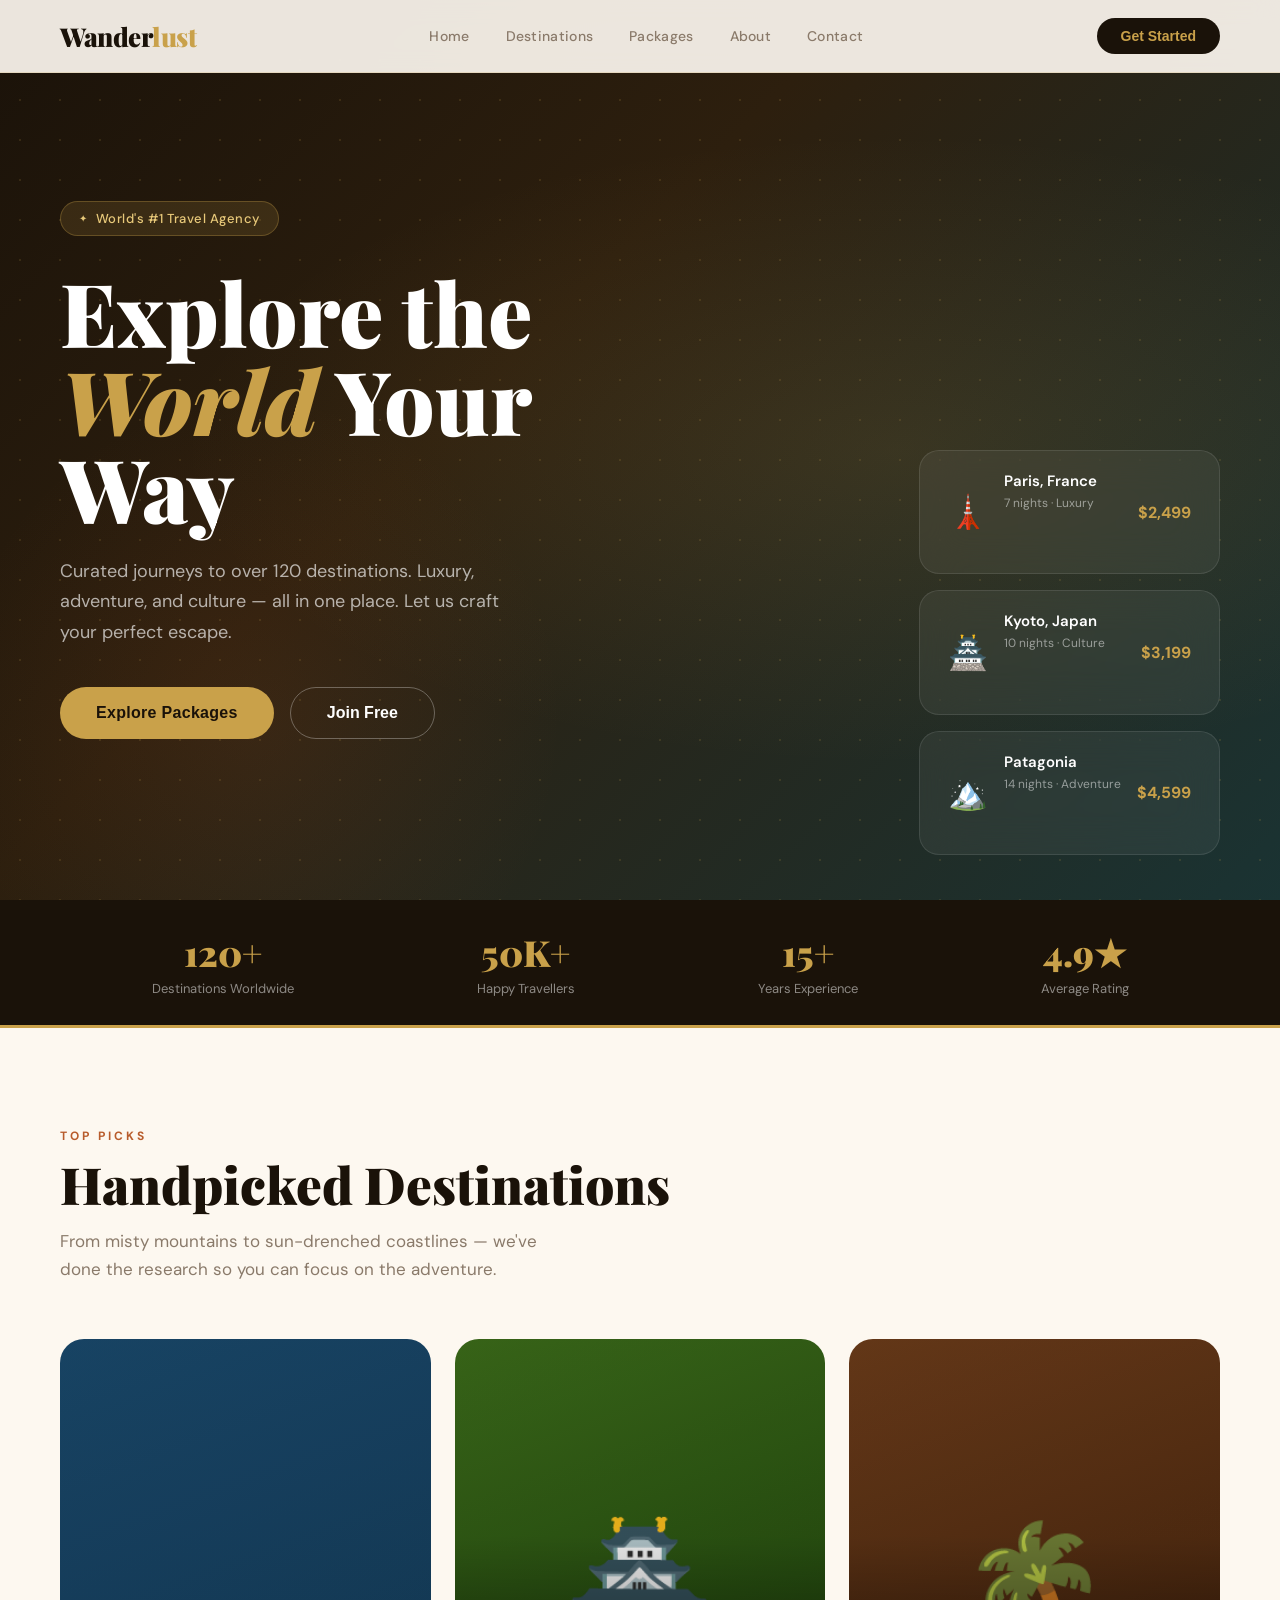
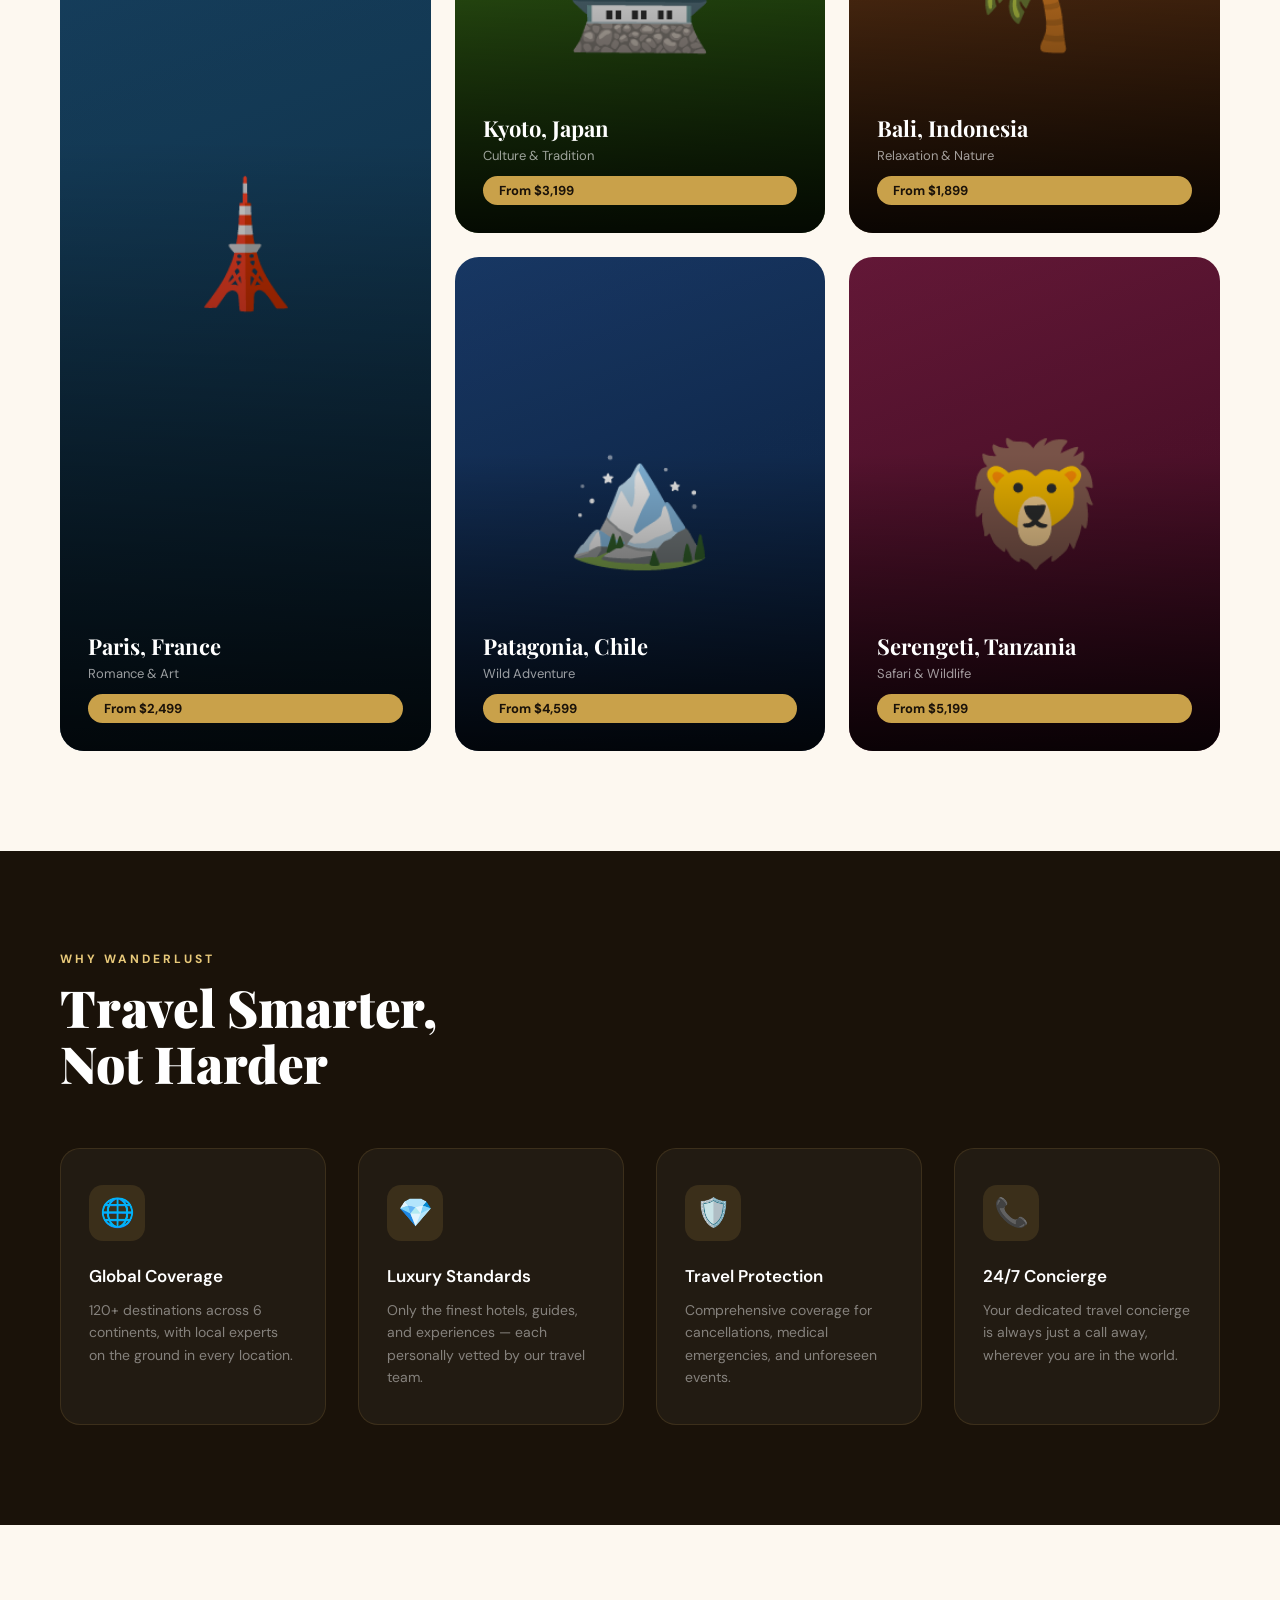
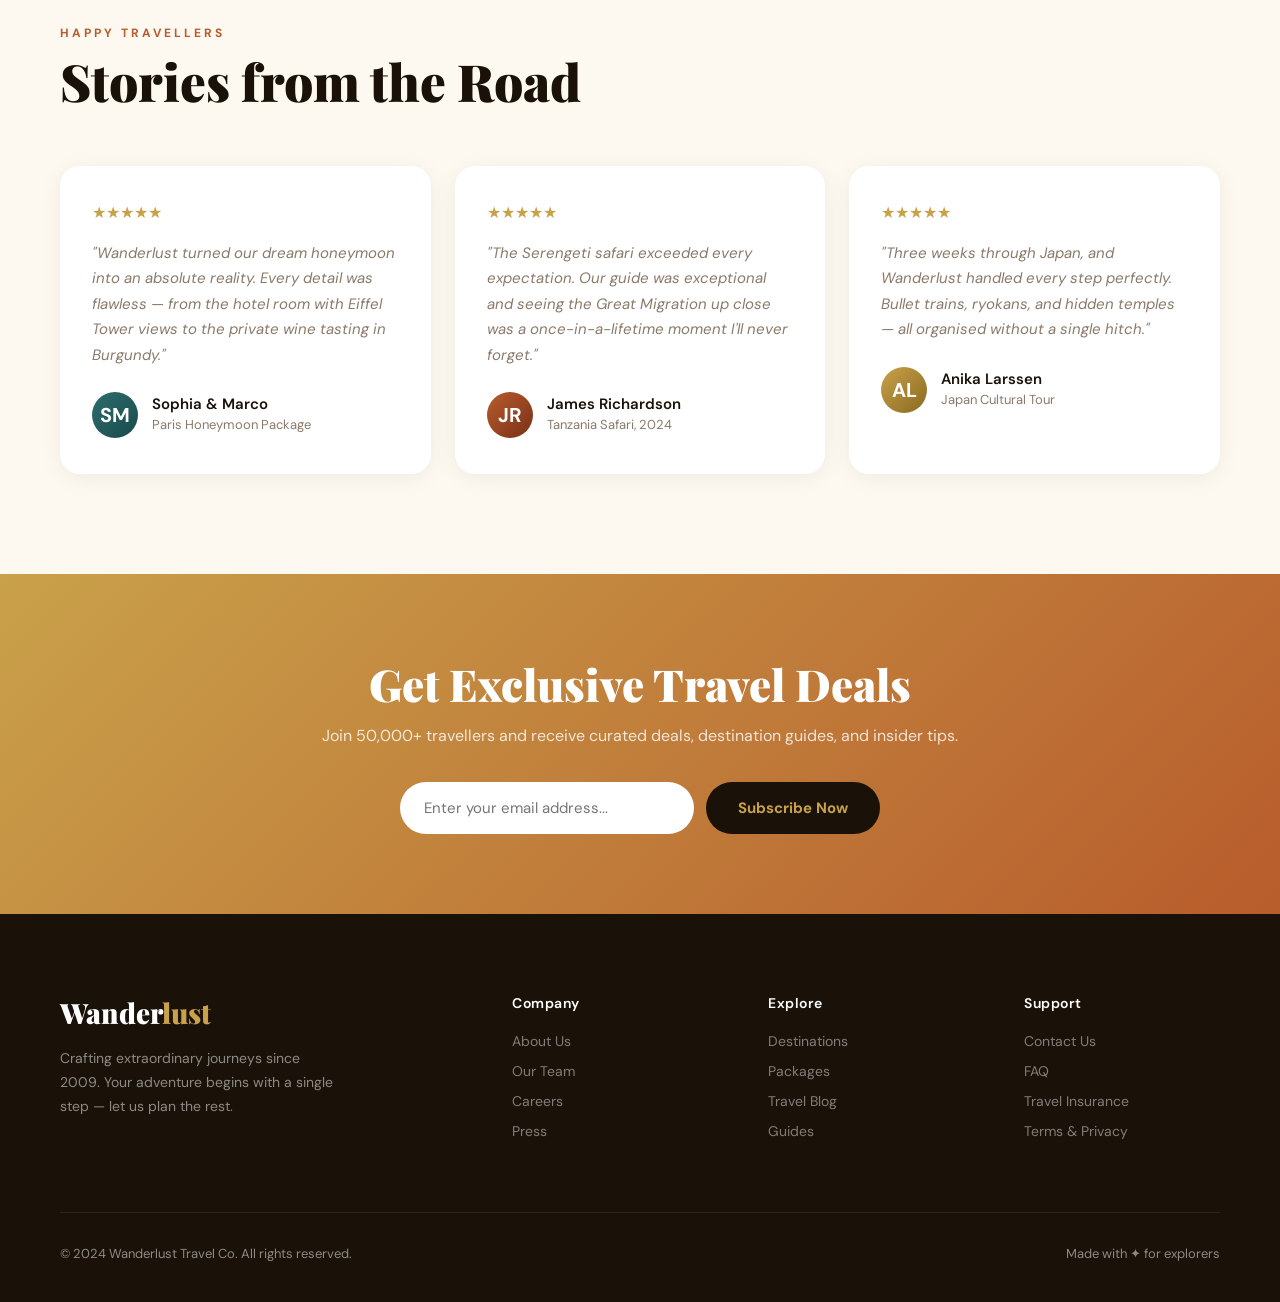
<file: Website/index.html>
<!DOCTYPE html>
<html lang="en">
<head>
<meta charset="UTF-8">
<meta name="viewport" content="width=device-width, initial-scale=1.0">
<title>Wanderlust — Travel The World</title>
<link href="https://fonts.googleapis.com/css2?family=Playfair+Display:ital,wght@0,400;0,700;0,900;1,400&family=DM+Sans:wght@300;400;500;600&display=swap" rel="stylesheet">
<style>
  :root {
    --sand: #f5ede0;
    --deep: #1a1209;
    --gold: #c9a14a;
    --gold-light: #e8c97a;
    --rust: #b85c2c;
    --teal: #2d6e6e;
    --cream: #fdf8f0;
    --muted: #8a7a6a;
    --white: #ffffff;
    --shadow: 0 20px 60px rgba(26,18,9,0.15);
    --radius: 16px;
  }

  * { margin: 0; padding: 0; box-sizing: border-box; }

  body {
    font-family: 'DM Sans', sans-serif;
    background: var(--cream);
    color: var(--deep);
    overflow-x: hidden;
  }

  /* ===== PAGES ===== */
  .page { display: none; min-height: 100vh; }
  .page.active { display: block; }

  /* ===== NAV ===== */
  nav {
    position: fixed; top: 0; left: 0; right: 0; z-index: 999;
    padding: 18px 60px;
    display: flex; align-items: center; justify-content: space-between;
    background: rgba(253,248,240,0.92);
    backdrop-filter: blur(12px);
    border-bottom: 1px solid rgba(201,161,74,0.2);
    transition: all 0.3s;
  }
  .nav-logo {
    font-family: 'Playfair Display', serif;
    font-size: 26px; font-weight: 900;
    color: var(--deep); letter-spacing: -0.5px;
    cursor: pointer;
  }
  .nav-logo span { color: var(--gold); }
  .nav-links { display: flex; gap: 36px; align-items: center; }
  .nav-links a {
    font-size: 14px; font-weight: 500; color: var(--muted);
    cursor: pointer; text-decoration: none;
    transition: color 0.2s; letter-spacing: 0.3px;
    position: relative;
  }
  .nav-links a::after {
    content: ''; position: absolute; bottom: -4px; left: 0;
    width: 0; height: 2px; background: var(--gold);
    transition: width 0.3s;
  }
  .nav-links a:hover { color: var(--deep); }
  .nav-links a:hover::after { width: 100%; }
  .nav-btn {
    background: var(--deep); color: var(--gold);
    padding: 10px 24px; border-radius: 50px;
    font-size: 14px; font-weight: 600; cursor: pointer;
    transition: all 0.2s; border: none;
  }
  .nav-btn:hover { background: var(--gold); color: var(--deep); transform: translateY(-1px); }

  /* ===== HOME ===== */
  .hero {
    min-height: 100vh;
    background: linear-gradient(135deg, #1a1209 0%, #2d1f0e 40%, #1a3333 100%);
    position: relative; display: flex; align-items: center;
    overflow: hidden;
  }
  .hero-bg {
    position: absolute; inset: 0;
    background-image:
      radial-gradient(ellipse 80% 50% at 70% 50%, rgba(201,161,74,0.12) 0%, transparent 70%),
      radial-gradient(ellipse 40% 60% at 20% 80%, rgba(184,92,44,0.1) 0%, transparent 60%);
  }
  .hero-dots {
    position: absolute; inset: 0;
    background-image: radial-gradient(circle, rgba(201,161,74,0.15) 1px, transparent 1px);
    background-size: 40px 40px;
    animation: drift 20s linear infinite;
  }
  @keyframes drift { from { transform: translateX(0); } to { transform: translateX(40px); } }

  .hero-content {
    position: relative; z-index: 2;
    padding: 120px 60px 80px;
    max-width: 700px;
  }
  .hero-tag {
    display: inline-flex; align-items: center; gap: 8px;
    background: rgba(201,161,74,0.15); border: 1px solid rgba(201,161,74,0.3);
    padding: 8px 18px; border-radius: 50px;
    color: var(--gold-light); font-size: 13px; font-weight: 500;
    margin-bottom: 32px; letter-spacing: 0.5px;
    animation: fadeUp 0.6s ease both;
  }
  .hero-tag::before { content: '✦'; font-size: 10px; }
  .hero h1 {
    font-family: 'Playfair Display', serif;
    font-size: clamp(52px, 7vw, 88px);
    font-weight: 900; line-height: 1.0;
    color: var(--white);
    animation: fadeUp 0.6s 0.15s ease both;
    margin-bottom: 24px;
  }
  .hero h1 em { color: var(--gold); font-style: italic; }
  .hero p {
    font-size: 18px; color: rgba(255,255,255,0.65);
    line-height: 1.7; max-width: 480px;
    animation: fadeUp 0.6s 0.3s ease both;
    margin-bottom: 40px;
  }
  .hero-btns {
    display: flex; gap: 16px; flex-wrap: wrap;
    animation: fadeUp 0.6s 0.45s ease both;
  }
  .btn-primary {
    background: var(--gold); color: var(--deep);
    padding: 16px 36px; border-radius: 50px;
    font-size: 16px; font-weight: 700; cursor: pointer;
    border: none; transition: all 0.25s;
    letter-spacing: 0.3px;
  }
  .btn-primary:hover { background: var(--gold-light); transform: translateY(-2px); box-shadow: 0 12px 30px rgba(201,161,74,0.4); }
  .btn-outline {
    background: transparent; color: var(--white);
    padding: 16px 36px; border-radius: 50px;
    font-size: 16px; font-weight: 600; cursor: pointer;
    border: 1.5px solid rgba(255,255,255,0.3); transition: all 0.25s;
  }
  .btn-outline:hover { border-color: var(--gold); color: var(--gold); }

  .hero-cards {
    position: absolute; right: 60px; top: 50%; transform: translateY(-50%);
    display: flex; flex-direction: column; gap: 16px;
    animation: fadeUp 0.6s 0.6s ease both;
    z-index: 2;
  }
  .dest-card {
    background: rgba(255,255,255,0.06);
    backdrop-filter: blur(20px);
    border: 1px solid rgba(255,255,255,0.1);
    border-radius: 20px; padding: 20px 28px;
    display: flex; align-items: center; gap: 16px;
    transition: all 0.3s; cursor: pointer;
  }
  .dest-card:hover { background: rgba(255,255,255,0.1); transform: translateX(-6px); }
  .dest-card .icon { font-size: 32px; }
  .dest-card h4 { color: var(--white); font-size: 15px; font-weight: 600; }
  .dest-card p { color: rgba(255,255,255,0.5); font-size: 12px; margin-top: 2px; }
  .dest-card .price { color: var(--gold); font-size: 16px; font-weight: 700; margin-left: auto; }

  /* Stats bar */
  .stats-bar {
    background: var(--deep); padding: 28px 60px;
    display: flex; gap: 0; justify-content: space-around;
    border-bottom: 3px solid var(--gold);
  }
  .stat-item { text-align: center; }
  .stat-item h3 {
    font-family: 'Playfair Display', serif;
    font-size: 36px; color: var(--gold); font-weight: 900;
  }
  .stat-item p { color: rgba(255,255,255,0.5); font-size: 13px; margin-top: 4px; }

  /* Destinations section */
  .section { padding: 100px 60px; }
  .section-label {
    color: var(--rust); font-size: 12px; font-weight: 700;
    letter-spacing: 3px; text-transform: uppercase; margin-bottom: 12px;
  }
  .section-title {
    font-family: 'Playfair Display', serif;
    font-size: clamp(32px, 4vw, 52px); font-weight: 900;
    color: var(--deep); line-height: 1.1; margin-bottom: 16px;
  }
  .section-sub {
    color: var(--muted); font-size: 17px; max-width: 520px;
    line-height: 1.6; margin-bottom: 56px;
  }
  .destinations-grid {
    display: grid; grid-template-columns: repeat(3, 1fr);
    gap: 24px;
  }
  .dest-item {
    border-radius: 24px; overflow: hidden;
    aspect-ratio: 3/4; position: relative;
    cursor: pointer;
    transition: transform 0.4s;
  }
  .dest-item:hover { transform: scale(1.02); }
  .dest-item:first-child { grid-row: span 2; aspect-ratio: auto; }
  .dest-bg {
    position: absolute; inset: 0;
    display: flex; align-items: center; justify-content: center;
    font-size: 120px;
  }
  .dest-item:nth-child(1) .dest-bg { background: linear-gradient(160deg, #1a4a6e, #0d2d42); }
  .dest-item:nth-child(2) .dest-bg { background: linear-gradient(160deg, #3d6e1a, #1a3d0a); }
  .dest-item:nth-child(3) .dest-bg { background: linear-gradient(160deg, #6e3d1a, #3d1f0a); }
  .dest-item:nth-child(4) .dest-bg { background: linear-gradient(160deg, #1a3d6e, #0a1f3d); }
  .dest-item:nth-child(5) .dest-bg { background: linear-gradient(160deg, #6e1a3d, #3d0a1f); }
  .dest-overlay {
    position: absolute; inset: 0;
    background: linear-gradient(to top, rgba(0,0,0,0.85) 0%, rgba(0,0,0,0.1) 60%);
    padding: 28px;
    display: flex; flex-direction: column; justify-content: flex-end;
  }
  .dest-overlay h3 {
    color: var(--white); font-family: 'Playfair Display', serif;
    font-size: 22px; font-weight: 700; margin-bottom: 4px;
  }
  .dest-overlay p { color: rgba(255,255,255,0.6); font-size: 13px; }
  .dest-overlay span {
    display: inline-block; margin-top: 12px;
    background: var(--gold); color: var(--deep);
    padding: 6px 16px; border-radius: 50px;
    font-size: 13px; font-weight: 700;
  }

  /* Features */
  .features-section { background: var(--deep); padding: 100px 60px; }
  .features-grid { display: grid; grid-template-columns: repeat(4, 1fr); gap: 32px; margin-top: 56px; }
  .feature-card {
    background: rgba(255,255,255,0.04);
    border: 1px solid rgba(201,161,74,0.15);
    border-radius: 20px; padding: 36px 28px;
    transition: all 0.3s;
  }
  .feature-card:hover { background: rgba(255,255,255,0.08); transform: translateY(-6px); }
  .feature-card .feat-icon {
    width: 56px; height: 56px; border-radius: 14px;
    background: rgba(201,161,74,0.15); display: flex;
    align-items: center; justify-content: center;
    font-size: 28px; margin-bottom: 24px;
  }
  .feature-card h4 { color: var(--white); font-size: 17px; font-weight: 600; margin-bottom: 12px; }
  .feature-card p { color: rgba(255,255,255,0.45); font-size: 14px; line-height: 1.6; }

  /* Testimonials */
  .testimonials-grid { display: grid; grid-template-columns: repeat(3, 1fr); gap: 24px; margin-top: 56px; }
  .testimonial-card {
    background: var(--white); border-radius: 20px;
    padding: 36px 32px; box-shadow: 0 4px 24px rgba(26,18,9,0.06);
    transition: all 0.3s;
  }
  .testimonial-card:hover { transform: translateY(-4px); box-shadow: var(--shadow); }
  .stars { color: var(--gold); font-size: 16px; margin-bottom: 18px; }
  .testimonial-card p { color: var(--muted); font-size: 15px; line-height: 1.7; font-style: italic; margin-bottom: 24px; }
  .testimonial-author { display: flex; align-items: center; gap: 14px; }
  .author-avatar {
    width: 46px; height: 46px; border-radius: 50%;
    display: flex; align-items: center; justify-content: center;
    font-size: 20px; font-weight: 700; color: var(--white);
  }
  .av1 { background: linear-gradient(135deg, var(--teal), #1a4a4a); }
  .av2 { background: linear-gradient(135deg, var(--rust), #7a3018); }
  .av3 { background: linear-gradient(135deg, var(--gold), #8a6a20); }
  .author-info h5 { font-weight: 600; font-size: 15px; color: var(--deep); }
  .author-info p { color: var(--muted); font-size: 13px; margin: 0; font-style: normal; }

  /* Footer */
  footer {
    background: var(--deep); padding: 80px 60px 40px;
    color: rgba(255,255,255,0.5);
  }
  .footer-grid {
    display: grid; grid-template-columns: 2fr 1fr 1fr 1fr;
    gap: 60px; margin-bottom: 60px;
  }
  .footer-logo {
    font-family: 'Playfair Display', serif;
    font-size: 28px; font-weight: 900; color: var(--white);
    margin-bottom: 16px;
  }
  .footer-logo span { color: var(--gold); }
  .footer-desc { font-size: 14px; line-height: 1.7; max-width: 280px; }
  .footer-col h5 { color: var(--white); font-size: 14px; font-weight: 600; margin-bottom: 20px; letter-spacing: 0.5px; }
  .footer-col a {
    display: block; color: rgba(255,255,255,0.45);
    font-size: 14px; margin-bottom: 12px; cursor: pointer;
    text-decoration: none; transition: color 0.2s;
  }
  .footer-col a:hover { color: var(--gold); }
  .footer-bottom {
    border-top: 1px solid rgba(255,255,255,0.08);
    padding-top: 32px; display: flex;
    justify-content: space-between; align-items: center;
    font-size: 13px;
  }

  /* ===== FORM PAGES (AUTH) ===== */
  .auth-page {
    min-height: 100vh;
    display: grid; grid-template-columns: 1fr 1fr;
  }
  .auth-left {
    background: linear-gradient(135deg, #1a1209 0%, #2d1f0e 50%, #1a3333 100%);
    position: relative; overflow: hidden;
    display: flex; flex-direction: column;
    justify-content: center; padding: 80px;
  }
  .auth-left-bg {
    position: absolute; inset: 0;
    background-image: radial-gradient(circle, rgba(201,161,74,0.1) 1px, transparent 1px);
    background-size: 32px 32px;
  }
  .auth-left-content { position: relative; z-index: 2; }
  .auth-left h2 {
    font-family: 'Playfair Display', serif;
    font-size: 48px; font-weight: 900; color: var(--white);
    line-height: 1.1; margin-bottom: 20px;
  }
  .auth-left h2 em { color: var(--gold); font-style: italic; }
  .auth-left p { color: rgba(255,255,255,0.55); font-size: 16px; line-height: 1.7; max-width: 380px; }
  .auth-features { margin-top: 48px; display: flex; flex-direction: column; gap: 20px; }
  .auth-feature {
    display: flex; align-items: center; gap: 16px;
    color: rgba(255,255,255,0.7); font-size: 14px;
  }
  .auth-feature-icon {
    width: 40px; height: 40px; border-radius: 10px;
    background: rgba(201,161,74,0.15); display: flex;
    align-items: center; justify-content: center; font-size: 18px; flex-shrink: 0;
  }
  .auth-right {
    background: var(--cream);
    display: flex; align-items: center; justify-content: center;
    padding: 80px 60px;
  }
  .auth-form-wrap { width: 100%; max-width: 420px; }
  .auth-form-wrap h3 {
    font-family: 'Playfair Display', serif;
    font-size: 32px; font-weight: 900; color: var(--deep);
    margin-bottom: 8px;
  }
  .auth-form-wrap .auth-sub {
    color: var(--muted); font-size: 15px; margin-bottom: 36px;
  }
  .form-group { margin-bottom: 20px; }
  .form-row { display: grid; grid-template-columns: 1fr 1fr; gap: 16px; }
  .form-group label {
    display: block; font-size: 13px; font-weight: 600;
    color: var(--deep); margin-bottom: 8px; letter-spacing: 0.3px;
  }
  .form-group input, .form-group select, .form-group textarea {
    width: 100%; padding: 14px 18px;
    background: var(--white); border: 1.5px solid rgba(26,18,9,0.12);
    border-radius: 12px; font-family: 'DM Sans', sans-serif;
    font-size: 15px; color: var(--deep);
    transition: all 0.2s; outline: none;
  }
  .form-group input:focus, .form-group select:focus, .form-group textarea:focus {
    border-color: var(--gold); box-shadow: 0 0 0 4px rgba(201,161,74,0.12);
  }
  .form-group textarea { resize: vertical; min-height: 120px; }
  .form-group select { cursor: pointer; }
  .form-submit {
    width: 100%; padding: 16px;
    background: var(--deep); color: var(--gold);
    border: none; border-radius: 12px;
    font-family: 'DM Sans', sans-serif;
    font-size: 16px; font-weight: 700;
    cursor: pointer; transition: all 0.25s;
    margin-top: 8px; letter-spacing: 0.3px;
  }
  .form-submit:hover { background: var(--gold); color: var(--deep); transform: translateY(-2px); box-shadow: 0 8px 24px rgba(201,161,74,0.35); }
  .auth-switch {
    text-align: center; margin-top: 24px;
    color: var(--muted); font-size: 14px;
  }
  .auth-switch a { color: var(--rust); font-weight: 600; cursor: pointer; text-decoration: none; }
  .auth-switch a:hover { text-decoration: underline; }
  .divider {
    display: flex; align-items: center; gap: 16px;
    color: var(--muted); font-size: 13px; margin: 24px 0;
  }
  .divider::before, .divider::after {
    content: ''; flex: 1; height: 1px; background: rgba(26,18,9,0.1);
  }
  .social-btns { display: grid; grid-template-columns: 1fr 1fr; gap: 12px; }
  .social-btn {
    padding: 12px 20px; border: 1.5px solid rgba(26,18,9,0.12);
    border-radius: 10px; background: var(--white);
    font-family: 'DM Sans', sans-serif; font-size: 14px; font-weight: 500;
    color: var(--deep); cursor: pointer; transition: all 0.2s;
    display: flex; align-items: center; justify-content: center; gap: 8px;
  }
  .social-btn:hover { border-color: var(--gold); background: rgba(201,161,74,0.05); }
  .checkbox-group { display: flex; align-items: flex-start; gap: 10px; }
  .checkbox-group input[type="checkbox"] { width: 18px; height: 18px; margin-top: 1px; accent-color: var(--gold); cursor: pointer; }
  .checkbox-group label { font-size: 13px; color: var(--muted); cursor: pointer; line-height: 1.5; }
  .checkbox-group label a { color: var(--rust); }

  /* ===== CONTACT PAGE ===== */
  .contact-hero {
    background: linear-gradient(135deg, #1a1209 0%, #2d1f0e 60%, #1a3333 100%);
    padding: 160px 60px 80px;
    position: relative; overflow: hidden;
  }
  .contact-hero-bg {
    position: absolute; inset: 0;
    background-image: radial-gradient(circle, rgba(201,161,74,0.08) 1px, transparent 1px);
    background-size: 36px 36px;
  }
  .contact-hero-content { position: relative; z-index: 2; max-width: 600px; }
  .contact-hero h1 {
    font-family: 'Playfair Display', serif;
    font-size: clamp(40px, 5vw, 68px); font-weight: 900;
    color: var(--white); line-height: 1.1; margin-bottom: 20px;
  }
  .contact-hero h1 em { color: var(--gold); font-style: italic; }
  .contact-hero p { color: rgba(255,255,255,0.55); font-size: 18px; line-height: 1.7; }

  .contact-main { padding: 80px 60px; }
  .contact-grid { display: grid; grid-template-columns: 1fr 1.6fr; gap: 60px; }
  .contact-info h3 {
    font-family: 'Playfair Display', serif;
    font-size: 28px; font-weight: 900; margin-bottom: 12px;
  }
  .contact-info > p { color: var(--muted); font-size: 15px; line-height: 1.6; margin-bottom: 40px; }
  .contact-cards { display: flex; flex-direction: column; gap: 20px; margin-bottom: 40px; }
  .contact-card {
    display: flex; align-items: flex-start; gap: 16px;
    background: var(--white); border-radius: 16px;
    padding: 24px; box-shadow: 0 2px 16px rgba(26,18,9,0.06);
  }
  .contact-card-icon {
    width: 48px; height: 48px; flex-shrink: 0;
    background: linear-gradient(135deg, var(--gold), var(--rust));
    border-radius: 12px; display: flex; align-items: center;
    justify-content: center; font-size: 22px;
  }
  .contact-card-info h5 { font-size: 14px; font-weight: 700; color: var(--deep); margin-bottom: 4px; }
  .contact-card-info p { color: var(--muted); font-size: 14px; line-height: 1.5; }
  .contact-form-box {
    background: var(--white); border-radius: 24px;
    padding: 48px; box-shadow: 0 4px 40px rgba(26,18,9,0.08);
  }
  .contact-form-box h3 {
    font-family: 'Playfair Display', serif;
    font-size: 26px; font-weight: 900; margin-bottom: 8px;
  }
  .contact-form-box > p { color: var(--muted); font-size: 15px; margin-bottom: 32px; }
  .success-msg {
    display: none; background: rgba(45,110,110,0.1);
    border: 1px solid var(--teal); border-radius: 12px;
    padding: 16px 20px; color: var(--teal);
    font-size: 15px; font-weight: 500; margin-top: 16px;
    text-align: center;
  }

  /* ===== ABOUT PAGE ===== */
  .about-hero {
    background: var(--deep); padding: 160px 60px 100px;
    position: relative; overflow: hidden;
  }
  .about-hero-bg {
    position: absolute; inset: 0;
    background: radial-gradient(ellipse at 80% 50%, rgba(201,161,74,0.1), transparent 60%);
  }
  .about-hero-content { position: relative; z-index: 2; display: grid; grid-template-columns: 1fr 1fr; gap: 80px; align-items: center; }
  .about-hero-text h1 {
    font-family: 'Playfair Display', serif;
    font-size: clamp(38px, 5vw, 64px); font-weight: 900;
    color: var(--white); line-height: 1.1; margin-bottom: 24px;
  }
  .about-hero-text h1 em { color: var(--gold); font-style: italic; }
  .about-hero-text p { color: rgba(255,255,255,0.55); font-size: 17px; line-height: 1.7; }
  .about-visual {
    display: grid; grid-template-columns: 1fr 1fr; gap: 16px;
  }
  .about-img-box {
    border-radius: 20px; overflow: hidden;
    aspect-ratio: 1; display: flex; align-items: center;
    justify-content: center; font-size: 64px;
  }
  .about-img-box:nth-child(1) { background: linear-gradient(135deg, #1a4a6e, #0d2d42); margin-top: 32px; }
  .about-img-box:nth-child(2) { background: linear-gradient(135deg, #3d6e1a, #1a3d0a); }
  .about-img-box:nth-child(3) { background: linear-gradient(135deg, #6e3d1a, #3d1f0a); }
  .about-img-box:nth-child(4) { background: linear-gradient(135deg, #6e1a3d, #3d0a1f); margin-top: -32px; }

  .about-mission { padding: 100px 60px; }
  .about-mission-grid { display: grid; grid-template-columns: 1fr 1fr; gap: 80px; align-items: center; }
  .about-mission-text h2 {
    font-family: 'Playfair Display', serif;
    font-size: clamp(32px, 4vw, 48px); font-weight: 900;
    color: var(--deep); line-height: 1.1; margin-bottom: 24px;
  }
  .about-mission-text p { color: var(--muted); font-size: 16px; line-height: 1.7; margin-bottom: 16px; }
  .values-list { display: flex; flex-direction: column; gap: 20px; }
  .value-item {
    display: flex; align-items: flex-start; gap: 16px;
    padding: 20px 24px; background: var(--white);
    border-radius: 16px; border-left: 4px solid var(--gold);
    box-shadow: 0 2px 12px rgba(26,18,9,0.05);
  }
  .value-item span { font-size: 24px; }
  .value-item div h5 { font-weight: 700; margin-bottom: 4px; font-size: 15px; }
  .value-item div p { color: var(--muted); font-size: 14px; line-height: 1.5; margin: 0; }

  .team-section { background: var(--deep); padding: 100px 60px; }
  .team-grid { display: grid; grid-template-columns: repeat(4, 1fr); gap: 24px; margin-top: 56px; }
  .team-card {
    border-radius: 20px; overflow: hidden;
    transition: transform 0.3s;
  }
  .team-card:hover { transform: translateY(-8px); }
  .team-photo {
    aspect-ratio: 1; display: flex; align-items: center;
    justify-content: center; font-size: 72px;
  }
  .team-card:nth-child(1) .team-photo { background: linear-gradient(135deg, #1a4a6e, #0d2d42); }
  .team-card:nth-child(2) .team-photo { background: linear-gradient(135deg, #3d6e1a, #1a3d0a); }
  .team-card:nth-child(3) .team-photo { background: linear-gradient(135deg, #6e3d1a, #3d1f0a); }
  .team-card:nth-child(4) .team-photo { background: linear-gradient(135deg, #6e1a3d, #3d0a1f); }
  .team-info {
    padding: 24px; background: rgba(255,255,255,0.05);
    border: 1px solid rgba(255,255,255,0.08);
    border-top: none; border-radius: 0 0 20px 20px;
  }
  .team-info h4 { color: var(--white); font-size: 17px; font-weight: 700; margin-bottom: 4px; }
  .team-info p { color: var(--gold); font-size: 13px; }

  /* ===== PACKAGES PAGE ===== */
  .packages-hero {
    background: linear-gradient(135deg, #1a3333 0%, #1a1209 100%);
    padding: 160px 60px 80px; position: relative; overflow: hidden;
  }
  .packages-hero-bg {
    position: absolute; inset: 0;
    background-image: radial-gradient(circle, rgba(201,161,74,0.08) 1px, transparent 1px);
    background-size: 32px 32px;
  }
  .packages-hero-content { position: relative; z-index: 2; }
  .packages-hero h1 {
    font-family: 'Playfair Display', serif;
    font-size: clamp(40px, 5vw, 68px); font-weight: 900;
    color: var(--white); margin-bottom: 20px;
  }
  .packages-hero h1 em { color: var(--gold); font-style: italic; }
  .packages-hero p { color: rgba(255,255,255,0.55); font-size: 18px; max-width: 600px; }
  .filter-tabs { display: flex; gap: 12px; margin-bottom: 48px; flex-wrap: wrap; }
  .filter-tab {
    padding: 10px 24px; border-radius: 50px;
    font-size: 14px; font-weight: 600; cursor: pointer;
    border: 1.5px solid rgba(26,18,9,0.15);
    background: var(--white); color: var(--muted);
    transition: all 0.2s;
  }
  .filter-tab.active, .filter-tab:hover {
    background: var(--deep); color: var(--gold);
    border-color: var(--deep);
  }
  .packages-section { padding: 80px 60px; }
  .packages-grid { display: grid; grid-template-columns: repeat(3, 1fr); gap: 28px; }
  .package-card {
    background: var(--white); border-radius: 24px; overflow: hidden;
    box-shadow: 0 4px 24px rgba(26,18,9,0.07);
    transition: all 0.35s;
  }
  .package-card:hover { transform: translateY(-8px); box-shadow: var(--shadow); }
  .pkg-header {
    height: 220px; display: flex; align-items: center;
    justify-content: center; font-size: 80px; position: relative;
  }
  .pkg-header .pkg-badge {
    position: absolute; top: 16px; right: 16px;
    background: var(--gold); color: var(--deep);
    padding: 6px 14px; border-radius: 50px;
    font-size: 12px; font-weight: 700;
  }
  .pkg-header .pkg-badge.new { background: var(--rust); color: var(--white); }
  .pc1 { background: linear-gradient(135deg, #1a4a6e, #0d2d42); }
  .pc2 { background: linear-gradient(135deg, #3d6e1a, #1a3d0a); }
  .pc3 { background: linear-gradient(135deg, #6e3d1a, #3d1f0a); }
  .pc4 { background: linear-gradient(135deg, #1a3d6e, #0a1f3d); }
  .pc5 { background: linear-gradient(135deg, #6e1a3d, #3d0a1f); }
  .pc6 { background: linear-gradient(135deg, #4a3d6e, #1f0d42); }
  .pkg-body { padding: 28px; }
  .pkg-meta { display: flex; gap: 16px; margin-bottom: 14px; }
  .pkg-meta span { color: var(--muted); font-size: 13px; display: flex; align-items: center; gap: 4px; }
  .pkg-body h4 {
    font-family: 'Playfair Display', serif;
    font-size: 22px; font-weight: 900; color: var(--deep); margin-bottom: 10px;
  }
  .pkg-body p { color: var(--muted); font-size: 14px; line-height: 1.6; margin-bottom: 20px; }
  .pkg-includes { display: flex; flex-wrap: wrap; gap: 8px; margin-bottom: 24px; }
  .pkg-tag {
    background: rgba(201,161,74,0.1); color: var(--rust);
    padding: 4px 12px; border-radius: 50px; font-size: 12px; font-weight: 600;
  }
  .pkg-footer { display: flex; align-items: center; justify-content: space-between; padding-top: 20px; border-top: 1px solid rgba(26,18,9,0.07); }
  .pkg-price { }
  .pkg-price span { font-size: 13px; color: var(--muted); }
  .pkg-price strong { display: block; font-size: 28px; color: var(--deep); font-weight: 900; }
  .pkg-price strong small { font-size: 14px; font-weight: 500; color: var(--muted); }
  .pkg-book {
    background: var(--deep); color: var(--gold);
    padding: 12px 24px; border-radius: 50px;
    font-size: 14px; font-weight: 700; cursor: pointer;
    border: none; transition: all 0.2s;
  }
  .pkg-book:hover { background: var(--gold); color: var(--deep); }

  /* ===== NEWSLETTER SECTION ===== */
  .newsletter-section {
    background: linear-gradient(135deg, var(--gold), var(--rust));
    padding: 80px 60px; text-align: center;
  }
  .newsletter-section h2 {
    font-family: 'Playfair Display', serif;
    font-size: clamp(28px, 4vw, 44px); font-weight: 900;
    color: var(--white); margin-bottom: 12px;
  }
  .newsletter-section p { color: rgba(255,255,255,0.8); font-size: 16px; margin-bottom: 36px; }
  .newsletter-form { display: flex; gap: 12px; max-width: 480px; margin: 0 auto; }
  .newsletter-form input {
    flex: 1; padding: 16px 24px; border-radius: 50px;
    border: none; font-size: 15px;
    font-family: 'DM Sans', sans-serif; outline: none;
  }
  .newsletter-form button {
    padding: 16px 32px; background: var(--deep); color: var(--gold);
    border: none; border-radius: 50px;
    font-size: 15px; font-weight: 700; cursor: pointer;
    transition: all 0.2s; white-space: nowrap;
    font-family: 'DM Sans', sans-serif;
  }
  .newsletter-form button:hover { background: var(--white); color: var(--deep); }

  /* Animations */
  @keyframes fadeUp {
    from { opacity: 0; transform: translateY(24px); }
    to { opacity: 1; transform: translateY(0); }
  }

  /* Toast */
  .toast {
    position: fixed; bottom: 32px; right: 32px; z-index: 9999;
    background: var(--deep); color: var(--gold);
    padding: 16px 24px; border-radius: 12px;
    font-size: 15px; font-weight: 500;
    box-shadow: var(--shadow);
    transform: translateY(100px); opacity: 0;
    transition: all 0.4s;
  }
  .toast.show { transform: translateY(0); opacity: 1; }

  /* Responsive tweaks */
  @media (max-width: 900px) {
    nav { padding: 16px 24px; }
    .hero-cards { display: none; }
    .hero-content { padding: 120px 24px 60px; }
    .section { padding: 60px 24px; }
    .destinations-grid { grid-template-columns: 1fr 1fr; }
    .dest-item:first-child { grid-row: span 1; }
    .features-grid { grid-template-columns: 1fr 1fr; }
    .testimonials-grid { grid-template-columns: 1fr; }
    .footer-grid { grid-template-columns: 1fr 1fr; }
    .auth-page { grid-template-columns: 1fr; }
    .auth-left { display: none; }
    .auth-right { padding: 120px 24px 60px; }
    .contact-grid { grid-template-columns: 1fr; }
    .about-hero-content { grid-template-columns: 1fr; }
    .about-visual { display: none; }
    .about-mission-grid { grid-template-columns: 1fr; }
    .team-grid { grid-template-columns: 1fr 1fr; }
    .packages-grid { grid-template-columns: 1fr 1fr; }
    .stats-bar { flex-wrap: wrap; gap: 24px; }
    .contact-hero, .packages-hero, .about-hero { padding: 120px 24px 60px; }
    .contact-main, .packages-section, .about-mission, .team-section { padding: 60px 24px; }
    .newsletter-section { padding: 60px 24px; }
    .newsletter-form { flex-direction: column; }
  }
</style>
</head>
<body>

<!-- NAVIGATION -->
<nav>
  <div class="nav-logo" onclick="showPage('home')">Wander<span>lust</span></div>
  <div class="nav-links">
    <a onclick="showPage('home')">Home</a>
    <a onclick="showPage('destinations')">Destinations</a>
    <a onclick="showPage('packages')">Packages</a>
    <a onclick="showPage('about')">About</a>
    <a onclick="showPage('contact')">Contact</a>
  </div>
  <button class="nav-btn" onclick="showPage('register')">Get Started</button>
</nav>

<!-- TOAST -->
<div class="toast" id="toast">✓ Done!</div>

<!-- ============================================================ -->
<!-- HOME PAGE -->
<!-- ============================================================ -->
<div class="page active" id="page-home">

  <section class="hero">
    <div class="hero-bg"></div>
    <div class="hero-dots"></div>
    <div class="hero-content">
      <div class="hero-tag">World's #1 Travel Agency</div>
      <h1>Explore the <em>World</em> Your Way</h1>
      <p>Curated journeys to over 120 destinations. Luxury, adventure, and culture — all in one place. Let us craft your perfect escape.</p>
      <div class="hero-btns">
        <button class="btn-primary" onclick="showPage('packages')">Explore Packages</button>
        <button class="btn-outline" onclick="showPage('register')">Join Free</button>
      </div>
    </div>
    <div class="hero-cards">
      <div class="dest-card"><div class="icon">🗼</div><div><h4>Paris, France</h4><p>7 nights · Luxury</p></div><div class="price">$2,499</div></div>
      <div class="dest-card"><div class="icon">🏯</div><div><h4>Kyoto, Japan</h4><p>10 nights · Culture</p></div><div class="price">$3,199</div></div>
      <div class="dest-card"><div class="icon">🏔️</div><div><h4>Patagonia</h4><p>14 nights · Adventure</p></div><div class="price">$4,599</div></div>
    </div>
  </section>

  <div class="stats-bar">
    <div class="stat-item"><h3>120+</h3><p>Destinations Worldwide</p></div>
    <div class="stat-item"><h3>50K+</h3><p>Happy Travellers</p></div>
    <div class="stat-item"><h3>15+</h3><p>Years Experience</p></div>
    <div class="stat-item"><h3>4.9★</h3><p>Average Rating</p></div>
  </div>

  <!-- Destinations -->
  <section class="section">
    <div class="section-label">Top Picks</div>
    <div class="section-title">Handpicked Destinations</div>
    <div class="section-sub">From misty mountains to sun-drenched coastlines — we've done the research so you can focus on the adventure.</div>
    <div class="destinations-grid">
      <div class="dest-item"><div class="dest-bg">🗼</div><div class="dest-overlay"><h3>Paris, France</h3><p>Romance & Art</p><span>From $2,499</span></div></div>
      <div class="dest-item"><div class="dest-bg">🏯</div><div class="dest-overlay"><h3>Kyoto, Japan</h3><p>Culture & Tradition</p><span>From $3,199</span></div></div>
      <div class="dest-item"><div class="dest-bg">🌴</div><div class="dest-overlay"><h3>Bali, Indonesia</h3><p>Relaxation & Nature</p><span>From $1,899</span></div></div>
      <div class="dest-item"><div class="dest-bg">🏔️</div><div class="dest-overlay"><h3>Patagonia, Chile</h3><p>Wild Adventure</p><span>From $4,599</span></div></div>
      <div class="dest-item"><div class="dest-bg">🦁</div><div class="dest-overlay"><h3>Serengeti, Tanzania</h3><p>Safari & Wildlife</p><span>From $5,199</span></div></div>
    </div>
  </section>

  <!-- Features -->
  <section class="features-section">
    <div class="section-label" style="color:var(--gold-light)">Why Wanderlust</div>
    <div class="section-title" style="color:var(--white)">Travel Smarter,<br>Not Harder</div>
    <div class="features-grid">
      <div class="feature-card"><div class="feat-icon">🌐</div><h4>Global Coverage</h4><p>120+ destinations across 6 continents, with local experts on the ground in every location.</p></div>
      <div class="feature-card"><div class="feat-icon">💎</div><h4>Luxury Standards</h4><p>Only the finest hotels, guides, and experiences — each personally vetted by our travel team.</p></div>
      <div class="feature-card"><div class="feat-icon">🛡️</div><h4>Travel Protection</h4><p>Comprehensive coverage for cancellations, medical emergencies, and unforeseen events.</p></div>
      <div class="feature-card"><div class="feat-icon">📞</div><h4>24/7 Concierge</h4><p>Your dedicated travel concierge is always just a call away, wherever you are in the world.</p></div>
    </div>
  </section>

  <!-- Testimonials -->
  <section class="section">
    <div class="section-label">Happy Travellers</div>
    <div class="section-title">Stories from the Road</div>
    <div class="testimonials-grid">
      <div class="testimonial-card"><div class="stars">★★★★★</div><p>"Wanderlust turned our dream honeymoon into an absolute reality. Every detail was flawless — from the hotel room with Eiffel Tower views to the private wine tasting in Burgundy."</p><div class="testimonial-author"><div class="author-avatar av1">SM</div><div class="author-info"><h5>Sophia & Marco</h5><p>Paris Honeymoon Package</p></div></div></div>
      <div class="testimonial-card"><div class="stars">★★★★★</div><p>"The Serengeti safari exceeded every expectation. Our guide was exceptional and seeing the Great Migration up close was a once-in-a-lifetime moment I'll never forget."</p><div class="testimonial-author"><div class="author-avatar av2">JR</div><div class="author-info"><h5>James Richardson</h5><p>Tanzania Safari, 2024</p></div></div></div>
      <div class="testimonial-card"><div class="stars">★★★★★</div><p>"Three weeks through Japan, and Wanderlust handled every step perfectly. Bullet trains, ryokans, and hidden temples — all organised without a single hitch."</p><div class="testimonial-author"><div class="author-avatar av3">AL</div><div class="author-info"><h5>Anika Larssen</h5><p>Japan Cultural Tour</p></div></div></div>
    </div>
  </section>

  <!-- Newsletter -->
  <section class="newsletter-section">
    <h2>Get Exclusive Travel Deals</h2>
    <p>Join 50,000+ travellers and receive curated deals, destination guides, and insider tips.</p>
    <div class="newsletter-form">
      <input type="email" placeholder="Enter your email address...">
      <button onclick="showToast('🎉 You\'re subscribed! Check your inbox.')">Subscribe Now</button>
    </div>
  </section>

  <footer>
    <div class="footer-grid">
      <div><div class="footer-logo">Wander<span>lust</span></div><p class="footer-desc">Crafting extraordinary journeys since 2009. Your adventure begins with a single step — let us plan the rest.</p></div>
      <div class="footer-col"><h5>Company</h5><a onclick="showPage('about')">About Us</a><a onclick="showPage('about')">Our Team</a><a>Careers</a><a>Press</a></div>
      <div class="footer-col"><h5>Explore</h5><a onclick="showPage('destinations')">Destinations</a><a onclick="showPage('packages')">Packages</a><a>Travel Blog</a><a>Guides</a></div>
      <div class="footer-col"><h5>Support</h5><a onclick="showPage('contact')">Contact Us</a><a>FAQ</a><a>Travel Insurance</a><a>Terms & Privacy</a></div>
    </div>
    <div class="footer-bottom"><span>© 2024 Wanderlust Travel Co. All rights reserved.</span><span>Made with ✦ for explorers</span></div>
  </footer>
</div>

<!-- ============================================================ -->
<!-- REGISTER PAGE -->
<!-- ============================================================ -->
<div class="page" id="page-register">
  <div class="auth-page" style="padding-top:0">
    <div class="auth-left">
      <div class="auth-left-bg"></div>
      <div class="auth-left-content">
        <div class="nav-logo" style="margin-bottom:48px" onclick="showPage('home')">Wander<span style="color:var(--gold)">lust</span></div>
        <h2>Start Your<br><em>Journey</em> Today</h2>
        <p>Create your free account and unlock access to exclusive deals, personalised itineraries, and our 24/7 concierge service.</p>
        <div class="auth-features">
          <div class="auth-feature"><div class="auth-feature-icon">🎟️</div><span>Exclusive member-only discounts up to 35% off</span></div>
          <div class="auth-feature"><div class="auth-feature-icon">🗺️</div><span>Personalised trip recommendations</span></div>
          <div class="auth-feature"><div class="auth-feature-icon">📱</div><span>Manage bookings anytime, anywhere</span></div>
          <div class="auth-feature"><div class="auth-feature-icon">🌟</div><span>Earn reward points on every booking</span></div>
        </div>
      </div>
    </div>
    <div class="auth-right">
      <div class="auth-form-wrap">
        <h3>Create Account</h3>
        <p class="auth-sub">Already a member? <a onclick="showPage('login')">Sign in here</a></p>
        <div class="social-btns">
          <button class="social-btn">🔵 Google</button>
          <button class="social-btn">🍎 Apple</button>
        </div>
        <div class="divider">or register with email</div>
        <div class="form-row">
          <div class="form-group"><label>First Name</label><input type="text" placeholder="Aarav"></div>
          <div class="form-group"><label>Last Name</label><input type="text" placeholder="Shah"></div>
        </div>
        <div class="form-group"><label>Email Address</label><input type="email" placeholder="aarav@example.com"></div>
        <div class="form-group"><label>Phone Number</label><input type="tel" placeholder="+91 98765 43210"></div>
        <div class="form-group"><label>Password</label><input type="password" placeholder="Minimum 8 characters"></div>
        <div class="form-group"><label>Confirm Password</label><input type="password" placeholder="Re-enter password"></div>
        <div class="form-group">
          <label>Preferred Travel Style</label>
          <select>
            <option value="">Select style...</option>
            <option>Luxury & Relaxation</option>
            <option>Adventure & Outdoors</option>
            <option>Culture & History</option>
            <option>Family Vacations</option>
            <option>Romantic Getaways</option>
            <option>Budget Backpacking</option>
          </select>
        </div>
        <div class="form-group">
          <div class="checkbox-group">
            <input type="checkbox" id="terms">
            <label for="terms">I agree to the <a>Terms of Service</a> and <a>Privacy Policy</a>, and consent to receive travel deals by email.</label>
          </div>
        </div>
        <button class="form-submit" onclick="showToast('🎉 Account created! Welcome to Wanderlust!'); setTimeout(()=>showPage(\'login\'),1500)">Create My Account</button>
        <p class="auth-switch">Already have an account? <a onclick="showPage('login')">Sign in →</a></p>
      </div>
    </div>
  </div>
</div>

<!-- ============================================================ -->
<!-- LOGIN PAGE -->
<!-- ============================================================ -->
<div class="page" id="page-login">
  <div class="auth-page" style="padding-top:0">
    <div class="auth-left">
      <div class="auth-left-bg"></div>
      <div class="auth-left-content">
        <div class="nav-logo" style="margin-bottom:48px" onclick="showPage('home')">Wander<span style="color:var(--gold)">lust</span></div>
        <h2>Welcome<br><em>Back,</em> Explorer</h2>
        <p>Sign in to access your bookings, saved itineraries, and exclusive member deals waiting just for you.</p>
        <div class="auth-features">
          <div class="auth-feature"><div class="auth-feature-icon">📋</div><span>View and manage all your bookings</span></div>
          <div class="auth-feature"><div class="auth-feature-icon">❤️</div><span>Access your saved destinations</span></div>
          <div class="auth-feature"><div class="auth-feature-icon">⭐</div><span>Check your rewards balance</span></div>
        </div>
      </div>
    </div>
    <div class="auth-right">
      <div class="auth-form-wrap">
        <h3>Sign In</h3>
        <p class="auth-sub">New to Wanderlust? <a onclick="showPage('register')">Create a free account</a></p>
        <div class="social-btns">
          <button class="social-btn">🔵 Google</button>
          <button class="social-btn">🍎 Apple</button>
        </div>
        <div class="divider">or sign in with email</div>
        <div class="form-group"><label>Email Address</label><input type="email" placeholder="aarav@example.com"></div>
        <div class="form-group"><label>Password</label><input type="password" placeholder="Enter your password"></div>
        <div style="display:flex;justify-content:space-between;align-items:center;margin-bottom:24px">
          <div class="checkbox-group" style="margin:0">
            <input type="checkbox" id="remember">
            <label for="remember" style="font-size:13px;color:var(--muted)">Remember me</label>
          </div>
          <a style="font-size:13px;color:var(--rust);cursor:pointer;font-weight:600">Forgot password?</a>
        </div>
        <button class="form-submit" onclick="showToast('👋 Welcome back! Redirecting...'); setTimeout(()=>showPage(\'home\'),1500)">Sign In to My Account</button>
        <p class="auth-switch" style="margin-top:20px">Don't have an account? <a onclick="showPage('register')">Create one free →</a></p>
      </div>
    </div>
  </div>
</div>

<!-- ============================================================ -->
<!-- CONTACT PAGE -->
<!-- ============================================================ -->
<div class="page" id="page-contact">
  <div class="contact-hero">
    <div class="contact-hero-bg"></div>
    <div class="contact-hero-content">
      <div class="section-label" style="color:var(--gold-light)">Get In Touch</div>
      <h1>Let's Plan Your <em>Perfect</em> Trip</h1>
      <p>Have questions or ready to book? Our travel experts are here to make your dream journey a reality.</p>
    </div>
  </div>

  <div class="contact-main">
    <div class="contact-grid">
      <div class="contact-info">
        <h3>We're Here to Help</h3>
        <p>Whether you're dreaming of a romantic getaway or an epic adventure, our expert team will craft a journey tailored precisely to you.</p>
        <div class="contact-cards">
          <div class="contact-card"><div class="contact-card-icon">📍</div><div class="contact-card-info"><h5>Visit Our Office</h5><p>12 Ashram Road, Navrangpura<br>Ahmedabad, Gujarat 380009</p></div></div>
          <div class="contact-card"><div class="contact-card-icon">📞</div><div class="contact-card-info"><h5>Call Us</h5><p>+91 79 4000 1234<br>Mon–Sat, 9am – 7pm IST</p></div></div>
          <div class="contact-card"><div class="contact-card-icon">✉️</div><div class="contact-card-info"><h5>Email Us</h5><p>hello@wanderlust.in<br>We reply within 24 hours</p></div></div>
          <div class="contact-card"><div class="contact-card-icon">💬</div><div class="contact-card-info"><h5>Live Chat</h5><p>Chat with our concierge team<br>Available 24/7 for members</p></div></div>
        </div>
      </div>
      <div class="contact-form-box">
        <h3>Send Us a Message</h3>
        <p>Tell us about your dream trip and we'll get back to you with a custom itinerary.</p>
        <div class="form-row">
          <div class="form-group"><label>First Name</label><input type="text" placeholder="Aarav"></div>
          <div class="form-group"><label>Last Name</label><input type="text" placeholder="Shah"></div>
        </div>
        <div class="form-group"><label>Email Address</label><input type="email" placeholder="aarav@example.com"></div>
        <div class="form-group"><label>Phone Number</label><input type="tel" placeholder="+91 98765 43210"></div>
        <div class="form-row">
          <div class="form-group"><label>Destination</label><select><option>Paris, France</option><option>Kyoto, Japan</option><option>Bali, Indonesia</option><option>Patagonia, Chile</option><option>Serengeti, Tanzania</option><option>Other</option></select></div>
          <div class="form-group"><label>Travel Month</label><select><option>January</option><option>February</option><option>March</option><option>April</option><option>May</option><option>June</option><option>July</option><option>August</option><option>September</option><option>October</option><option>November</option><option>December</option></select></div>
        </div>
        <div class="form-group"><label>Number of Travellers</label><select><option>1 Traveller</option><option>2 Travellers</option><option>3–5 Travellers</option><option>6–10 Travellers</option><option>10+ Travellers</option></select></div>
        <div class="form-group"><label>Tell Us About Your Dream Trip</label><textarea placeholder="E.g. A 10-day honeymoon in Japan — cherry blossoms, ryokans, bullet trains, and great food..."></textarea></div>
        <button class="form-submit" onclick="document.getElementById('contact-success').style.display='block'; showToast('✉️ Message sent! We\'ll reply within 24 hours.')">Send Message →</button>
        <div class="success-msg" id="contact-success">✓ Your message has been sent! Our team will reach out within 24 hours.</div>
      </div>
    </div>
  </div>

  <section class="newsletter-section">
    <h2>Stay in the Loop</h2>
    <p>Get early access to flash sales, destination guides, and travel inspiration straight to your inbox.</p>
    <div class="newsletter-form">
      <input type="email" placeholder="Your email address...">
      <button onclick="showToast('🎉 Subscribed successfully!')">Subscribe</button>
    </div>
  </section>

  <footer>
    <div class="footer-grid">
      <div><div class="footer-logo">Wander<span>lust</span></div><p class="footer-desc">Crafting extraordinary journeys since 2009. Your adventure begins with a single step — let us plan the rest.</p></div>
      <div class="footer-col"><h5>Company</h5><a onclick="showPage('about')">About Us</a><a onclick="showPage('about')">Our Team</a><a>Careers</a><a>Press</a></div>
      <div class="footer-col"><h5>Explore</h5><a onclick="showPage('home')">Home</a><a onclick="showPage('packages')">Packages</a><a>Travel Blog</a><a>Guides</a></div>
      <div class="footer-col"><h5>Support</h5><a onclick="showPage('contact')">Contact Us</a><a>FAQ</a><a>Travel Insurance</a><a>Terms & Privacy</a></div>
    </div>
    <div class="footer-bottom"><span>© 2024 Wanderlust Travel Co. All rights reserved.</span><span>Made with ✦ for explorers</span></div>
  </footer>
</div>

<!-- ============================================================ -->
<!-- ABOUT PAGE -->
<!-- ============================================================ -->
<div class="page" id="page-about">
  <div class="about-hero">
    <div class="about-hero-bg"></div>
    <div class="about-hero-content">
      <div class="about-hero-text">
        <div class="section-label" style="color:var(--gold-light)">Our Story</div>
        <h1>Born from a Love of <em>Adventure</em></h1>
        <p>Founded in 2009 in Ahmedabad, Wanderlust began as one traveller's obsession with crafting perfect journeys. Today, we're a global team of 200+ passionate explorers who believe travel changes lives.</p>
      </div>
      <div class="about-visual">
        <div class="about-img-box">🌄</div>
        <div class="about-img-box">🏛️</div>
        <div class="about-img-box">🌊</div>
        <div class="about-img-box">🦋</div>
      </div>
    </div>
  </div>

  <section class="about-mission">
    <div class="about-mission-grid">
      <div class="about-mission-text">
        <div class="section-label">Our Mission</div>
        <h2>Travel That Transforms</h2>
        <p>We believe that every journey should be more than a trip — it should be a transformation. Our mission is to create experiences that connect people to the world's most extraordinary places, cultures, and stories.</p>
        <p>From our office in Ahmedabad to our partners across 6 continents, every member of the Wanderlust family shares one goal: to make your travel dreams come true.</p>
      </div>
      <div class="values-list">
        <div class="value-item"><span>🌍</span><div><h5>Sustainability First</h5><p>We partner with eco-conscious hotels and contribute to conservation projects in every destination we operate.</p></div></div>
        <div class="value-item"><span>🤝</span><div><h5>Community Impact</h5><p>10% of our profits fund local community projects — from schools in Kenya to artisan programmes in Peru.</p></div></div>
        <div class="value-item"><span>✨</span><div><h5>Exceptional Quality</h5><p>Every hotel, guide, and experience is personally vetted by our team. If it's not extraordinary, it's not Wanderlust.</p></div></div>
        <div class="value-item"><span>❤️</span><div><h5>Traveller First, Always</h5><p>Your happiness is our only metric. We're not satisfied until you return home with memories that last a lifetime.</p></div></div>
      </div>
    </div>
  </section>

  <section class="team-section">
    <div class="section-label" style="color:var(--gold-light)">The People</div>
    <div class="section-title" style="color:var(--white)">Meet Our Team</div>
    <div class="team-grid">
      <div class="team-card"><div class="team-photo">👨‍💼</div><div class="team-info"><h4>Rohan Mehta</h4><p>Founder & CEO</p></div></div>
      <div class="team-card"><div class="team-photo">👩‍💼</div><div class="team-info"><h4>Priya Sharma</h4><p>Head of Luxury Travel</p></div></div>
      <div class="team-card"><div class="team-photo">🧑‍💼</div><div class="team-info"><h4>Arjun Patel</h4><p>Chief Experience Officer</p></div></div>
      <div class="team-card"><div class="team-photo">👩‍💻</div><div class="team-info"><h4>Sneha Joshi</h4><p>Head of Operations</p></div></div>
    </div>
  </section>

  <section class="newsletter-section">
    <h2>Start Your Adventure</h2>
    <p>Subscribe to receive exclusive deals and inspiration from our team of travel experts.</p>
    <div class="newsletter-form">
      <input type="email" placeholder="Your email address...">
      <button onclick="showToast('🎉 Subscribed successfully!')">Subscribe</button>
    </div>
  </section>

  <footer>
    <div class="footer-grid">
      <div><div class="footer-logo">Wander<span>lust</span></div><p class="footer-desc">Crafting extraordinary journeys since 2009. Your adventure begins with a single step — let us plan the rest.</p></div>
      <div class="footer-col"><h5>Company</h5><a onclick="showPage('about')">About Us</a><a onclick="showPage('about')">Our Team</a><a>Careers</a><a>Press</a></div>
      <div class="footer-col"><h5>Explore</h5><a onclick="showPage('home')">Home</a><a onclick="showPage('packages')">Packages</a><a>Travel Blog</a><a>Guides</a></div>
      <div class="footer-col"><h5>Support</h5><a onclick="showPage('contact')">Contact Us</a><a>FAQ</a><a>Travel Insurance</a><a>Terms & Privacy</a></div>
    </div>
    <div class="footer-bottom"><span>© 2024 Wanderlust Travel Co. All rights reserved.</span><span>Made with ✦ for explorers</span></div>
  </footer>
</div>

<!-- ============================================================ -->
<!-- PACKAGES PAGE -->
<!-- ============================================================ -->
<div class="page" id="page-packages">
  <div class="packages-hero">
    <div class="packages-hero-bg"></div>
    <div class="packages-hero-content">
      <div class="section-label" style="color:var(--gold-light)">Our Packages</div>
      <h1>Find Your <em>Perfect</em> Package</h1>
      <p>From budget-friendly getaways to ultra-luxury escapes — every package is crafted to perfection by our travel experts.</p>
    </div>
  </div>

  <section class="packages-section">
    <div class="filter-tabs">
      <div class="filter-tab active" onclick="setFilter(this)">All Packages</div>
      <div class="filter-tab" onclick="setFilter(this)">Luxury</div>
      <div class="filter-tab" onclick="setFilter(this)">Adventure</div>
      <div class="filter-tab" onclick="setFilter(this)">Culture</div>
      <div class="filter-tab" onclick="setFilter(this)">Family</div>
      <div class="filter-tab" onclick="setFilter(this)">Honeymoon</div>
    </div>
    <div class="packages-grid">
      <div class="package-card">
        <div class="pkg-header pc1"><div class="pkg-badge">Best Seller</div>🗼</div>
        <div class="pkg-body">
          <div class="pkg-meta"><span>🕐 7 Nights</span><span>✈️ Includes Flights</span><span>👥 2 Adults</span></div>
          <h4>Paris Romance Escape</h4>
          <p>Private Seine river cruise, Michelin-starred dining, and a suite with Eiffel Tower views. Pure romance awaits.</p>
          <div class="pkg-includes"><span class="pkg-tag">5★ Hotel</span><span class="pkg-tag">Flights</span><span class="pkg-tag">City Tour</span><span class="pkg-tag">Wine Tasting</span></div>
          <div class="pkg-footer"><div class="pkg-price"><span>Starting from</span><strong>$2,499 <small>/person</small></strong></div><button class="pkg-book" onclick="showPage('register')">Book Now</button></div>
        </div>
      </div>
      <div class="package-card">
        <div class="pkg-header pc2"><div class="pkg-badge new">New</div>🏯</div>
        <div class="pkg-body">
          <div class="pkg-meta"><span>🕐 10 Nights</span><span>✈️ Includes Flights</span><span>👥 2 Adults</span></div>
          <h4>Japan Cultural Journey</h4>
          <p>Cherry blossoms, bullet trains, ryokan stays, and a private tea ceremony in a 400-year-old temple.</p>
          <div class="pkg-includes"><span class="pkg-tag">Ryokan</span><span class="pkg-tag">JR Pass</span><span class="pkg-tag">Tea Ceremony</span><span class="pkg-tag">Sushi Class</span></div>
          <div class="pkg-footer"><div class="pkg-price"><span>Starting from</span><strong>$3,199 <small>/person</small></strong></div><button class="pkg-book" onclick="showPage('register')">Book Now</button></div>
        </div>
      </div>
      <div class="package-card">
        <div class="pkg-header pc3">🌴</div>
        <div class="pkg-body">
          <div class="pkg-meta"><span>🕐 8 Nights</span><span>✈️ Includes Flights</span><span>👥 2 Adults</span></div>
          <h4>Bali Bliss Retreat</h4>
          <p>Private villa with infinity pool, daily spa treatments, sunrise yoga, and a guided temple tour through rice terraces.</p>
          <div class="pkg-includes"><span class="pkg-tag">Private Villa</span><span class="pkg-tag">Spa</span><span class="pkg-tag">Yoga</span><span class="pkg-tag">Temple Tour</span></div>
          <div class="pkg-footer"><div class="pkg-price"><span>Starting from</span><strong>$1,899 <small>/person</small></strong></div><button class="pkg-book" onclick="showPage('register')">Book Now</button></div>
        </div>
      </div>
      <div class="package-card">
        <div class="pkg-header pc4"><div class="pkg-badge">Epic</div>🏔️</div>
        <div class="pkg-body">
          <div class="pkg-meta"><span>🕐 14 Nights</span><span>✈️ Includes Flights</span><span>👥 2–8</span></div>
          <h4>Patagonia Wild Trek</h4>
          <p>Trek the famous W Circuit, camp under a sky full of stars, and kayak through glacial fjords at the end of the world.</p>
          <div class="pkg-includes"><span class="pkg-tag">Guided Trek</span><span class="pkg-tag">Camping</span><span class="pkg-tag">Kayaking</span><span class="pkg-tag">Gear Included</span></div>
          <div class="pkg-footer"><div class="pkg-price"><span>Starting from</span><strong>$4,599 <small>/person</small></strong></div><button class="pkg-book" onclick="showPage('register')">Book Now</button></div>
        </div>
      </div>
      <div class="package-card">
        <div class="pkg-header pc5"><div class="pkg-badge">Signature</div>🦁</div>
        <div class="pkg-body">
          <div class="pkg-meta"><span>🕐 12 Nights</span><span>✈️ Includes Flights</span><span>👥 2–6</span></div>
          <h4>Serengeti Safari</h4>
          <p>Witness the Great Migration, stay in luxury tented camps, and enjoy sundowners on the open savannah with local Maasai guides.</p>
          <div class="pkg-includes"><span class="pkg-tag">Luxury Camp</span><span class="pkg-tag">Game Drives</span><span class="pkg-tag">Hot Air Balloon</span><span class="pkg-tag">Maasai Village</span></div>
          <div class="pkg-footer"><div class="pkg-price"><span>Starting from</span><strong>$5,199 <small>/person</small></strong></div><button class="pkg-book" onclick="showPage('register')">Book Now</button></div>
        </div>
      </div>
      <div class="package-card">
        <div class="pkg-header pc6"><div class="pkg-badge new">New</div>🏝️</div>
        <div class="pkg-body">
          <div class="pkg-meta"><span>🕐 9 Nights</span><span>✈️ Includes Flights</span><span>👥 2 Adults</span></div>
          <h4>Maldives Overwater Escape</h4>
          <p>Overwater bungalow above the turquoise lagoon, private snorkelling with manta rays, and sunset dolphin cruises.</p>
          <div class="pkg-includes"><span class="pkg-tag">Overwater Villa</span><span class="pkg-tag">Snorkelling</span><span class="pkg-tag">Seaplane</span><span class="pkg-tag">All Meals</span></div>
          <div class="pkg-footer"><div class="pkg-price"><span>Starting from</span><strong>$6,499 <small>/person</small></strong></div><button class="pkg-book" onclick="showPage('register')">Book Now</button></div>
        </div>
      </div>
    </div>
  </section>

  <section class="newsletter-section">
    <h2>Can't Find What You're Looking For?</h2>
    <p>Tell us your dream destination and we'll create a bespoke itinerary just for you.</p>
    <div class="newsletter-form" style="justify-content:center">
      <button class="btn-primary" style="padding:16px 40px;font-size:16px" onclick="showPage('contact')">Talk to an Expert →</button>
    </div>
  </section>

  <footer>
    <div class="footer-grid">
      <div><div class="footer-logo">Wander<span>lust</span></div><p class="footer-desc">Crafting extraordinary journeys since 2009. Your adventure begins with a single step — let us plan the rest.</p></div>
      <div class="footer-col"><h5>Company</h5><a onclick="showPage('about')">About Us</a><a onclick="showPage('about')">Our Team</a><a>Careers</a><a>Press</a></div>
      <div class="footer-col"><h5>Explore</h5><a onclick="showPage('home')">Home</a><a onclick="showPage('packages')">Packages</a><a>Travel Blog</a><a>Guides</a></div>
      <div class="footer-col"><h5>Support</h5><a onclick="showPage('contact')">Contact Us</a><a>FAQ</a><a>Travel Insurance</a><a>Terms & Privacy</a></div>
    </div>
    <div class="footer-bottom"><span>© 2024 Wanderlust Travel Co. All rights reserved.</span><span>Made with ✦ for explorers</span></div>
  </footer>
</div>

<!-- ============================================================ -->
<!-- DESTINATIONS PAGE -->
<!-- ============================================================ -->
<div class="page" id="page-destinations">
  <!-- Reuse packages-style hero -->
  <div class="packages-hero">
    <div class="packages-hero-bg"></div>
    <div class="packages-hero-content">
      <div class="section-label" style="color:var(--gold-light)">Where To Go</div>
      <h1>Discover <em>Extraordinary</em> Destinations</h1>
      <p>120+ handpicked destinations across the globe — from hidden gems to iconic wonders.</p>
    </div>
  </div>
  <section class="section">
    <div class="section-label">All Destinations</div>
    <div class="section-title">Choose Your Next Adventure</div>
    <div class="destinations-grid">
      <div class="dest-item" onclick="showPage('packages')"><div class="dest-bg">🗼</div><div class="dest-overlay"><h3>Paris, France</h3><p>The City of Light & Love</p><span>From $2,499</span></div></div>
      <div class="dest-item" onclick="showPage('packages')"><div class="dest-bg">🏯</div><div class="dest-overlay"><h3>Kyoto, Japan</h3><p>Ancient Temples & Traditions</p><span>From $3,199</span></div></div>
      <div class="dest-item" onclick="showPage('packages')"><div class="dest-bg">🌴</div><div class="dest-overlay"><h3>Bali, Indonesia</h3><p>Island of the Gods</p><span>From $1,899</span></div></div>
      <div class="dest-item" onclick="showPage('packages')"><div class="dest-bg">🏔️</div><div class="dest-overlay"><h3>Patagonia, Chile</h3><p>Wild & Untouched</p><span>From $4,599</span></div></div>
      <div class="dest-item" onclick="showPage('packages')"><div class="dest-bg">🦁</div><div class="dest-overlay"><h3>Serengeti, Tanzania</h3><p>The Great Migration</p><span>From $5,199</span></div></div>
    </div>
  </section>
  <section class="newsletter-section">
    <h2>Get Exclusive Deals</h2>
    <p>Be the first to hear about flash sales and new destination launches.</p>
    <div class="newsletter-form">
      <input type="email" placeholder="Your email address...">
      <button onclick="showToast('🎉 Subscribed!')">Subscribe</button>
    </div>
  </section>
  <footer>
    <div class="footer-grid">
      <div><div class="footer-logo">Wander<span>lust</span></div><p class="footer-desc">Crafting extraordinary journeys since 2009.</p></div>
      <div class="footer-col"><h5>Company</h5><a onclick="showPage('about')">About Us</a><a>Careers</a></div>
      <div class="footer-col"><h5>Explore</h5><a onclick="showPage('home')">Home</a><a onclick="showPage('packages')">Packages</a></div>
      <div class="footer-col"><h5>Support</h5><a onclick="showPage('contact')">Contact Us</a><a>FAQ</a></div>
    </div>
    <div class="footer-bottom"><span>© 2024 Wanderlust Travel Co.</span><span>Made with ✦ for explorers</span></div>
  </footer>
</div>

<script>
  function showPage(id) {
    document.querySelectorAll('.page').forEach(p => p.classList.remove('active'));
    document.getElementById('page-' + id).classList.add('active');
    window.scrollTo({ top: 0, behavior: 'smooth' });
  }

  function showToast(msg) {
    const t = document.getElementById('toast');
    t.textContent = msg;
    t.classList.add('show');
    setTimeout(() => t.classList.remove('show'), 3200);
  }

  function setFilter(el) {
    document.querySelectorAll('.filter-tab').forEach(t => t.classList.remove('active'));
    el.classList.add('active');
  }
</script>
</body>
</html>
</file>
